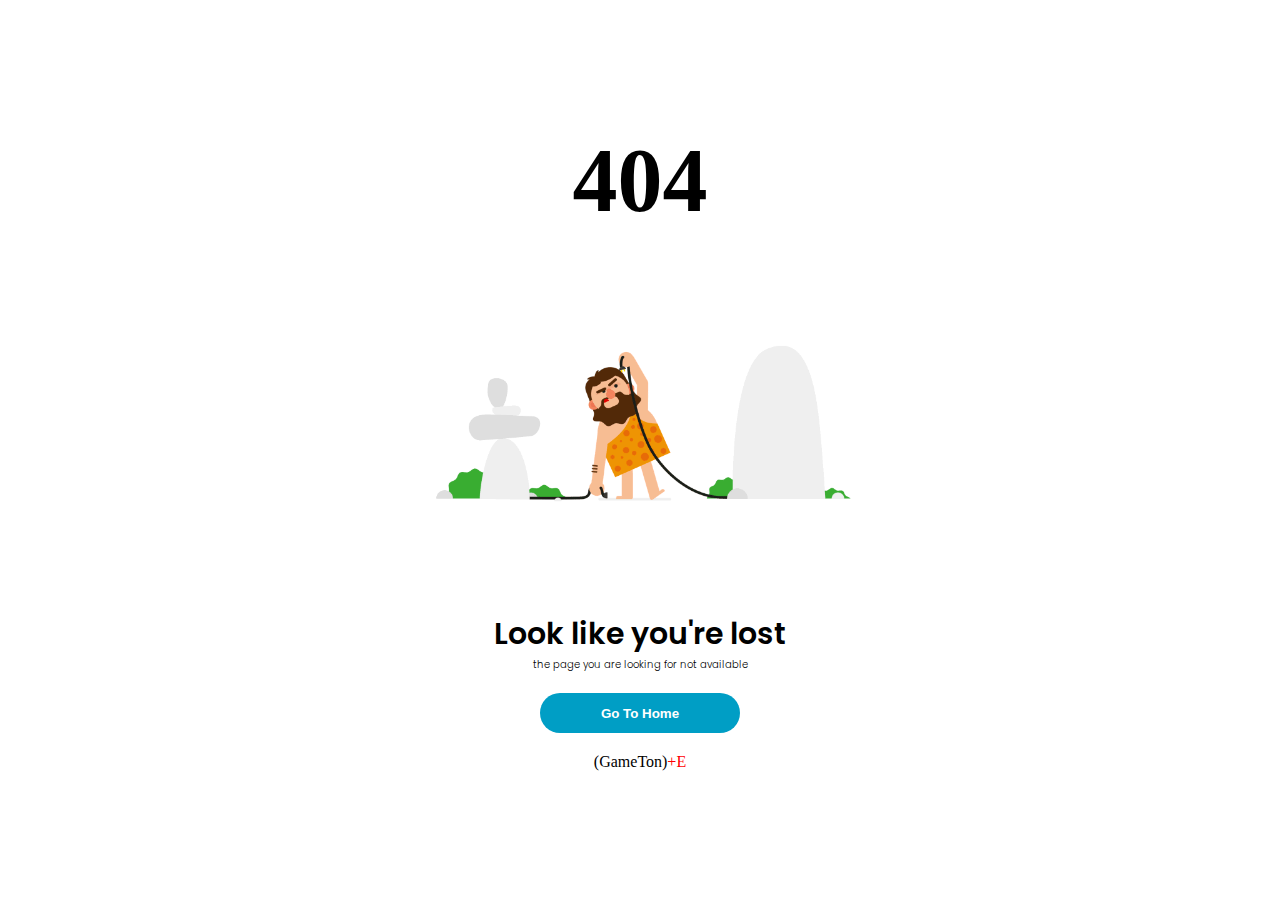
<file: 404error.html>
<!DOCTYPE html>
<html lang="en">

<head>
    <meta charset="UTF-8">
    <meta name="viewport" content="width=device-width, initial-scale=1.0">
    <link rel="stylesheet" href="./stylesheets/404error.css">
    <title>404 Error</title>
</head>

<body>
    <div class="content">
        <h1>404</h1>
        <img src="./gif/error.gif" alt="">
        <div class="text">
            <h2>Look like you're lost</h2>
            <p>the page you are looking for not available</p>
            <button href="#">Go To Home</button>
        </div>
        <p>(GameTon)<span style="color: red;">+E</span></p>
    </div>
</body>

</html>
</file>
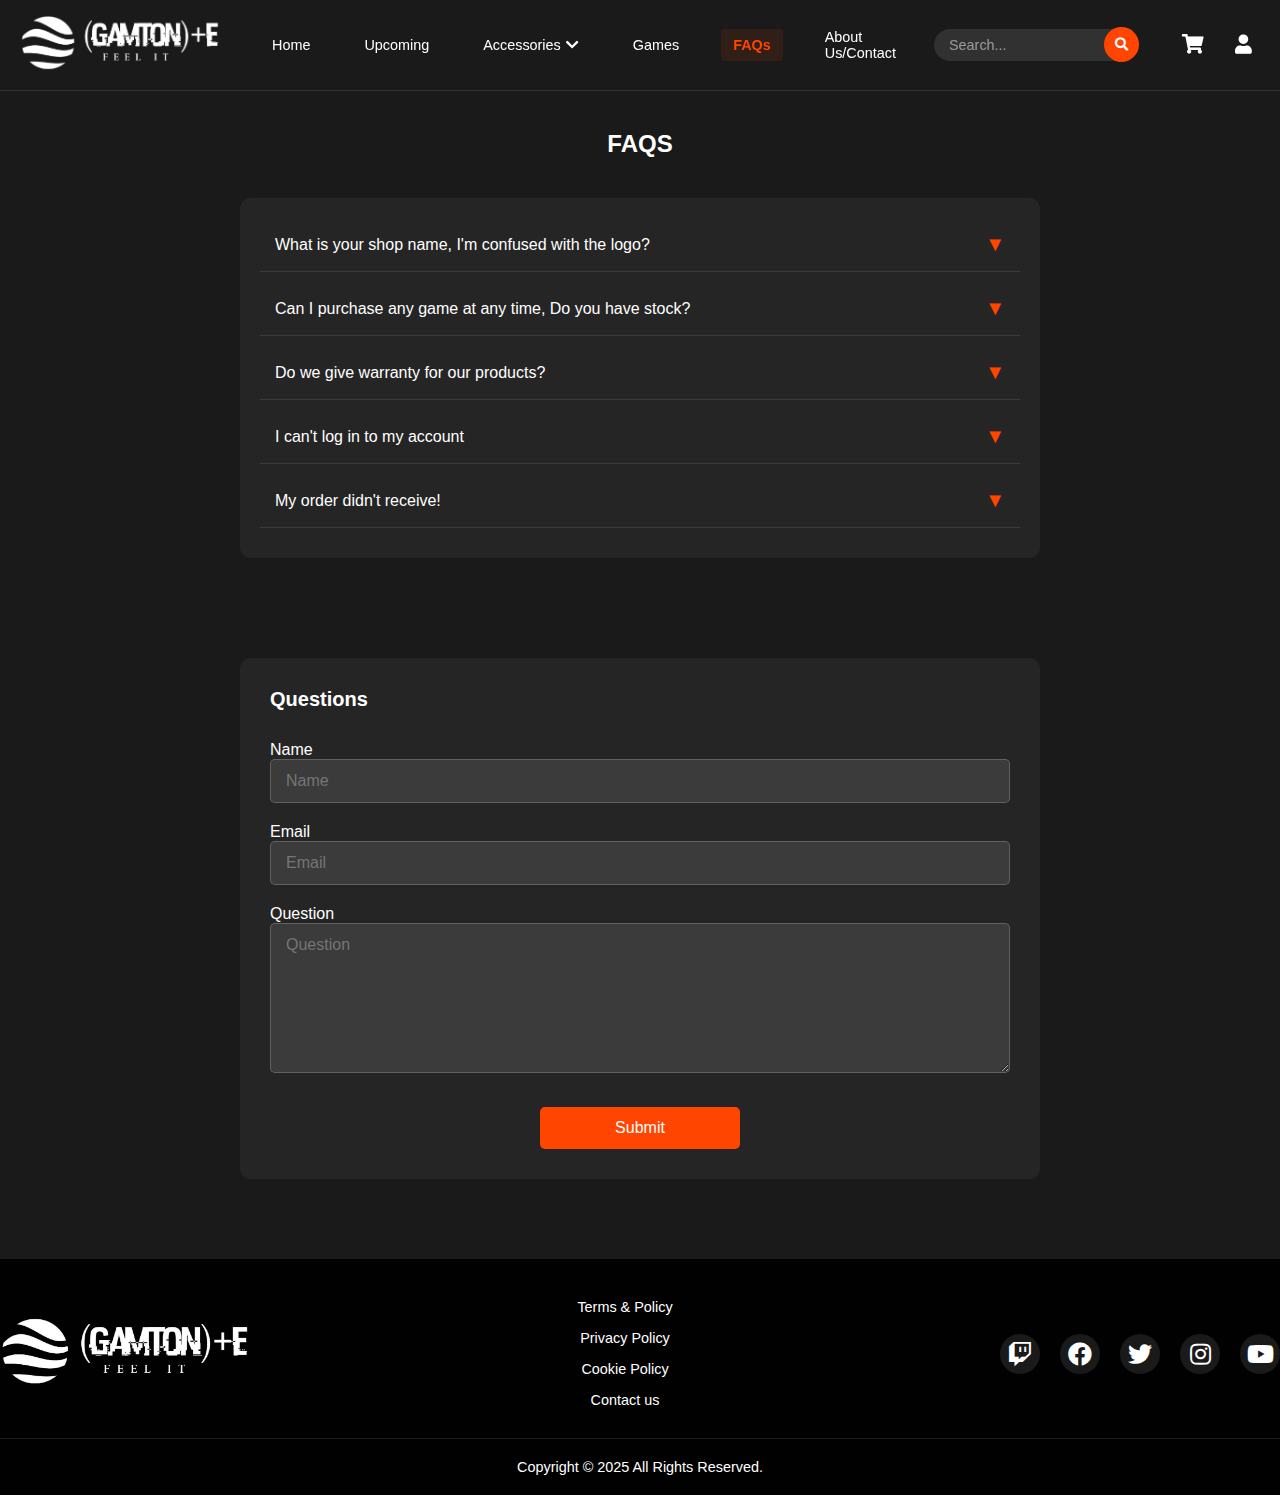
<file: f&q.html>
<!DOCTYPE html>
<html lang="en">
<head>
    <meta charset="UTF-8">
    <meta name="viewport" content="width=device-width, initial-scale=1.0">
    <title>Gaming Store</title>
    <link rel="stylesheet" href="./stylesheets/f&q.css">
    <link rel="stylesheet" href="./stylesheets/header.css">
    <link rel="stylesheet" href="./stylesheets/footer.css">
    <link rel="stylesheet" href="https://cdnjs.cloudflare.com/ajax/libs/font-awesome/5.15.4/css/all.min.css">
    <script src="./javascripts/navbar.js"></script>
    <link rel="manifest" href="site.manifest">
    <link rel="icon" type="image/png" href="./assest/favicon-96x96.png" sizes="96x96">
    <link rel="icon" type="image/svg+xml" href="./assest/favicon.svg">
    <link rel="shortcut icon" href="./assest/favicon.ico">
    <link rel="apple-touch-icon" sizes="180x180" href="./assest/apple-touch-icon.png">
</head>
<body>
    <header>
        <div class="header-main">
            <div class="header-container">
                <div class="logo">
                    <img src="./image/logo/logo.png" alt="GameTone, The logo of the website">
                </div>
    
                <nav class="main-nav">
                    <div class="nav-left">
                        <a href="index.html" class="nav-link">Home</a>
                        <a href="upcoming.html" class="nav-link">Upcoming</a>
                        <div class="dropdown">
                            <a class="nav-link">Accessories <i class="fas fa-chevron-down"></i></a>
                            <div class="dropdown-content">
                                <a href="consoles.html">Gaming Consoles</a>
                                <a href="periphals.html">Gaming Peripherals</a>
                            </div>
                        </div>
                        <a href="games.html" class="nav-link">Games</a>
                        <a href="f&q.html" class="nav-link active">FAQs</a>
                        <a href="about.html" class="nav-link">About Us/Contact</a>
                    </div>
    
                    <div class="search-container">
                        <input type="text" class="search-input" placeholder="Search..." aria-label="Search">
                            <button class="search-btn" aria-label="Search">
                                <i class="fas fa-search" aria-hidden="true"></i>
                            </button>
                    </div>
                </nav>

                <!-- Mobile search bar -->
                <div class="mobile-search-container">
                    <input type="text" class="search-input" placeholder="Search..." aria-label="Search">
                    <button class="search-btn" aria-label="Search">
                        <i class="fas fa-search"></i>
                    </button>

                </div>
    
                <div class="user-actions">
                    <button class="cart-btn" aria-label="View Cart">
                        <i class="fas fa-shopping-cart"></i>
                    </button>
                    <button class="user-btn" aria-label="User Profile">
                        <i class="fas fa-user"></i>
                    </button>
                </div>
    
                <button class="hamburger-btn" aria-label="Open Menu">
                    <i class="fas fa-bars"></i>
                </button>

            </div>
        </div>
    
        <!-- Mobile Navigation Menu -->
        <div class="mobile-nav">
            <button class="close-btn" aria-label="Close Menu">
                <i class="fas fa-times"></i>
            </button>

            
            <ul class="mobile-nav-list">
                <li><a href="index.html">Home</a></li>
                <li><a href="upcoming.html">Upcoming</a></li>
                <li><a href="games.html">Games</a></li>
                <li><a href="consoles.html">Consoles</a></li>
                <li><a href="periphals.html">Gaming peripherals</a></li>
                <li><a href="f&q.html">Q & A</a></li>
                <li><a href="about.html">About/Contact Us</a></li>
            </ul>

            <div class="mobile-nav-actions">
                <a href="404error.html" class="mobile-action-btn">
                    <i class="fas fa-shopping-cart"></i>
                    Shopping Cart
                </a>
                <a href="404error.html" class="mobile-action-btn">
                    <i class="fas fa-user"></i>
                    My Profile
                </a>
            </div>
        </div>
    </header>
    <main class="faq-page">
        <!-- FAQ Section -->
        <section class="faq-section">
            <div class="container">
                <h1>FAQS</h1>
                
                <div class="faq-container">
                    <div class="faq-item">
                        <div class="faq-question">
                            What is your shop name, I'm confused with the logo?
                            <span class="toggle-icon">▼</span>
                        </div>
                        <div class="faq-answer">
                            Answer: Our store logo is (GamTon)+E which means Game Tone. We created the name by combining a little bit of math.
                        </div>
                    </div>
        
                    <div class="faq-item">
                        <div class="faq-question">
                            Can I purchase any game at any time, Do you have stock?
                            <span class="toggle-icon">▼</span>
                        </div>
                        <div class="faq-answer">
                            Please let us know the titles of the games, and we'll check our inventory for you. You can also visit our website to see the current stock availability.
                        </div>
                    </div>
        
                    <div class="faq-item">
                        <div class="faq-question">
                            Do we give warranty for our products?
                            <span class="toggle-icon">▼</span>
                        </div>
                        <div class="faq-answer">
                            Why do you ask that question? Our products are 1000% better when compared to other products in the market. Therefore we kindly inform that we never give warranty for our products.
                        </div>
                    </div>
        
                    <div class="faq-item">
                        <div class="faq-question">
                            I can't log in to my account
                            <span class="toggle-icon">▼</span>
                        </div>
                        <div class="faq-answer">
                            Please contact our agent. You will be able to check out our branch. Go to the About Us page.
                        </div>
                    </div>
        
                    <div class="faq-item">
                        <div class="faq-question">
                            My order didn't receive!
                            <span class="toggle-icon">▼</span>
                        </div>
                        <div class="faq-answer">
                            Please contact our agent. You will be able to check out our branch. Go to the About Us page.
                        </div>
                    </div>
                </div>
            </div>
        </section>
        <!-- Contact Form-->
        <section class="contact-section">
            <div class="container">
                <div class="contact-form-container">
                    <h2>Questions</h2>
                    <form class="contact-form">
                        <div class="form-group">
                            <label for="name">Name</label>
                            <input type="text" id="name" name="name" placeholder="Name" required>
                        </div>
                        
                        <div class="form-group">
                            <label for="email">Email</label>
                            <input type="email" id="email" name="email" placeholder="Email" required>
                        </div>
                        
                        <div class="form-group">
                            <label for="question">Question</label>
                            <textarea id="question" name="question" placeholder="Question" required></textarea>
                        </div>
                        
                        <button type="submit" class="submit-btn" onclick="window.location.href='404error.html'; return false;">Submit</button>
                    </form>
                </div>
            </div>
        </section>
    </main>
    <footer>
        <div class="container">
            <div class="footer-content">
                <div class="footer-logo">
                    <img src="./image/logo/logo.png" alt="Gaming Logo">
                </div>
                <div class="footer-links">
                    <a href="404error.html">Terms & Policy</a>
                    <a href="404error.html">Privacy Policy</a>
                    <a href="404error.html">Cookie Policy</a>
                    <a href="404error.html">Contact us</a>
                </div>
                <div class="social-links">
                    <a href="404error.html" aria-label="Twitch">
                        <i class="fab fa-twitch"></i>
                    </a>
                    <a href="404error.html" aria-label="Facebook">
                        <i class="fab fa-facebook"></i>
                    </a>
                    <a href="404error.html" aria-label="Twitter">
                        <i class="fab fa-twitter"></i>
                    </a>
                    <a href="404error.html" aria-label="Instagram">
                        <i class="fab fa-instagram"></i>
                    </a>
                    <a href="404error.html" aria-label="YouTube">
                        <i class="fab fa-youtube"></i>
                    </a>
                  </div>
            </div>
            <div class="copyright">
                <p>Copyright © 2025 All Rights Reserved.</p>
            </div>
        </div>
    </footer>
    <script src="./javascripts/header.js"></script>
    <script src="./javascripts/f&q.js"></script>
</body>
</html>
</file>
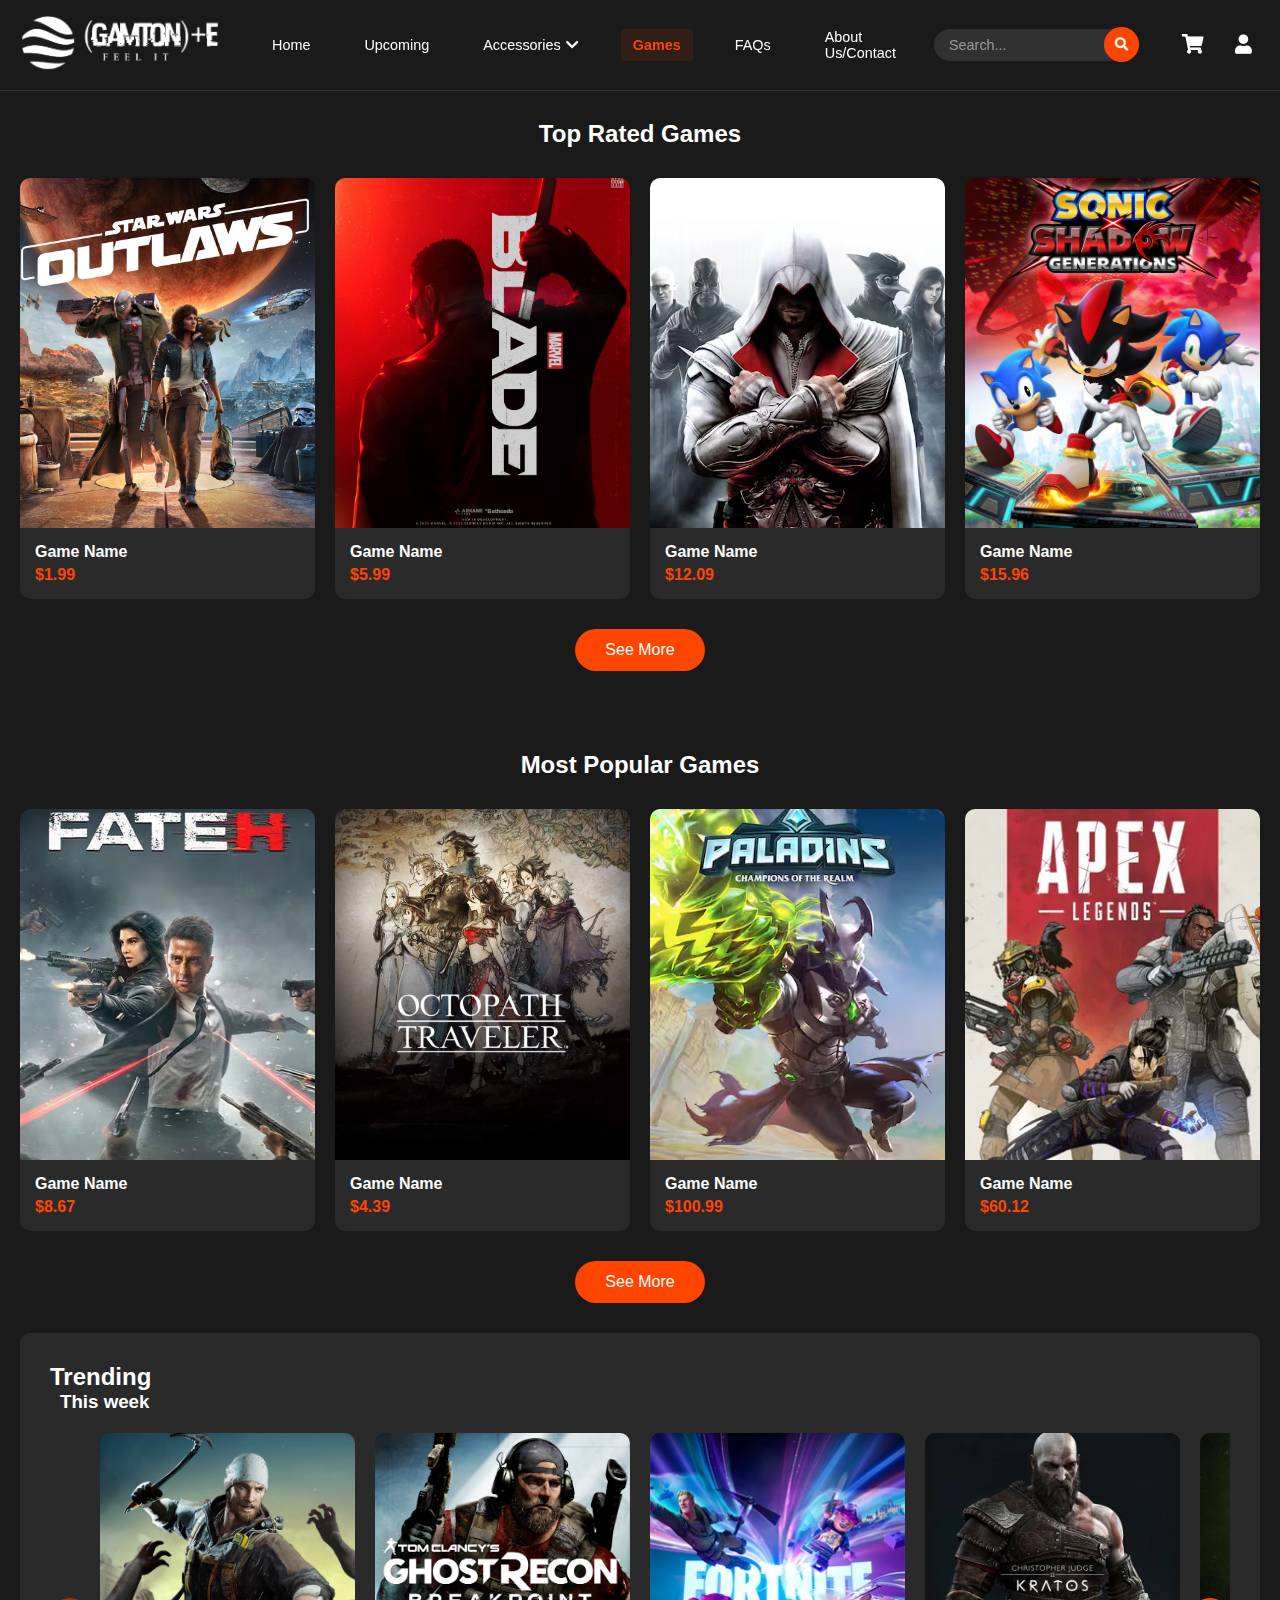
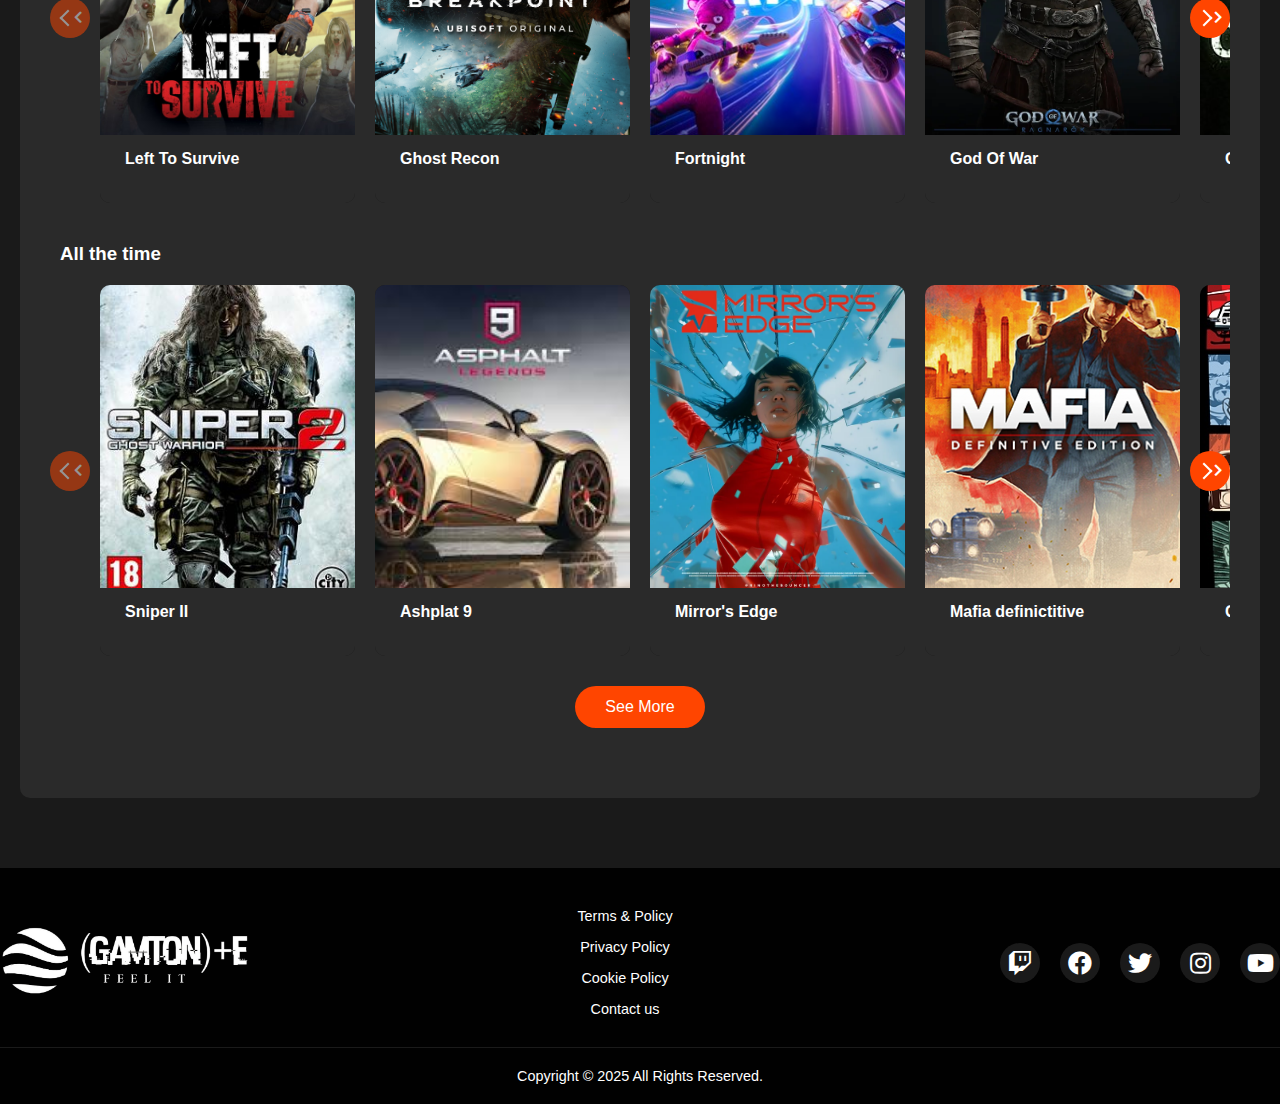
<file: games.html>
<!DOCTYPE html>
<html lang="en">
<head>
    <meta charset="UTF-8">
    <meta name="viewport" content="width=device-width, initial-scale=1.0">
    <title>Gaming Store</title>
    <link rel="stylesheet" href="./stylesheets/games.css">
    <link rel="stylesheet" href="./stylesheets/header.css">
    <link rel="stylesheet" href="./stylesheets/footer.css">
    <link rel="stylesheet" href="https://cdnjs.cloudflare.com/ajax/libs/font-awesome/5.15.4/css/all.min.css">
    <script src="./javascripts/navbar.js"></script>
    <script src="./javascripts/script.js"></script>
    <link rel="manifest" href="site.manifest">
    <link rel="icon" type="image/png" href="./assest/favicon-96x96.png" sizes="96x96">
    <link rel="icon" type="image/svg+xml" href="./assest/favicon.svg">
    <link rel="shortcut icon" href="./assest/favicon.ico">
    <link rel="apple-touch-icon" sizes="180x180" href="./assest/apple-touch-icon.png">
</head>
<body>
  <header>
    <div class="header-main">
        <div class="header-container">
            <div class="logo">
                <img src="./image/logo/logo.png" alt="GameTone, The logo of the website">
            </div>

            <nav class="main-nav">
                <div class="nav-left">
                    <a href="index.html" class="nav-link">Home</a>
                    <a href="upcoming.html" class="nav-link">Upcoming</a>
                    <div class="dropdown">
                        <a class="nav-link">Accessories <i class="fas fa-chevron-down"></i></a>
                        <div class="dropdown-content">
                            <a href="consoles.html">Gaming Consoles</a>
                            <a href="periphals.html">Gaming Peripherals</a>
                        </div>
                    </div>
                    <a href="games.html" class="nav-link active">Games</a>
                    <a href="f&q.html" class="nav-link">FAQs</a>
                    <a href="about.html" class="nav-link">About Us/Contact</a>
                </div>

                <div class="search-container">
                    <input type="text" class="search-input" placeholder="Search..." aria-label="Search">
                        <button class="search-btn" aria-label="Search">
                            <i class="fas fa-search" aria-hidden="true"></i>
                        </button>
                </div>
            </nav>

            <!-- Mobile search bar -->
            <div class="mobile-search-container">
                <input type="text" class="search-input" placeholder="Search..." aria-label="Search">
                <button class="search-btn" aria-label="Search">
                    <i class="fas fa-search"></i>
                </button>

            </div>

            <div class="user-actions">
                <button class="cart-btn" aria-label="View Cart">
                    <i class="fas fa-shopping-cart"></i>
                </button>
                <button class="user-btn" aria-label="User Profile">
                    <i class="fas fa-user"></i>
                </button>
            </div>

            <button class="hamburger-btn" aria-label="Open Menu">
                <i class="fas fa-bars"></i>
            </button>

        </div>
    </div>

    <!-- Mobile Navigation Menu -->
    <div class="mobile-nav">
        <button class="close-btn" aria-label="Close Menu">
            <i class="fas fa-times"></i>
        </button>

        
        <ul class="mobile-nav-list">
            <li><a href="index.html">Home</a></li>
            <li><a href="upcoming.html">Upcoming</a></li>
            <li><a href="games.html">Games</a></li>
            <li><a href="consoles.html">Consoles</a></li>
            <li><a href="periphals.html">Gaming peripherals</a></li>
            <li><a href="f&q.html">Q & A</a></li>
            <li><a href="about.html">About/Contact Us</a></li>
        </ul>

        <div class="mobile-nav-actions">
            <a href="404error.html" class="mobile-action-btn">
                <i class="fas fa-shopping-cart"></i>
                Shopping Cart
            </a>
            <a href="404error.html" class="mobile-action-btn">
                <i class="fas fa-user"></i>
                My Profile
            </a>
        </div>
    </div>
</header>
        <!-- Main part -->
<main class="main-content">
  <!-- Top Rated Games -->
  <section class="games-section">
      <h2>Top Rated Games</h2>
      <div class="games-grid">
          <div class="game-card">
              <div class="game-image">
                  <img src="./image/games/gameportrait.jpeg" alt="Game Cover">
                  <div class="game-overlay">
                    <div class="game-description">
                      <p><strong>Name:</strong> Out of Laws</p>
                      <p><strong>Size:</strong> 54GB</p>
                      <p><strong>release:</strong> 02/06/2019</p>
                      <p><strong>Platform:</strong> Windows, Xbox, Playstation</p>
                    </div>
                  </div>
              </div>
              <div class="game-info">
                  <h3>Game Name</h3>
                  <div class="price">$1.99</div>
              </div>
          </div>
          <div class="game-card">
              <div class="game-image">
                  <img src="./image/games/gameportrait1.jpeg" alt="Game Cover">
                  <div class="game-overlay">
                    <div class="game-description">
                      <p><strong>Name:</strong> Blade</p>
                      <p><strong>Size:</strong> 19GB</p>
                      <p><strong>release:</strong> 23/12/2010</p>
                      <p><strong>Platform:</strong> Xbox, Playstation</p>
                    </div>
                  </div>
              </div>
              <div class="game-info">
                  <h3>Game Name</h3>
                  <div class="price">$5.99</div>
              </div>
          </div>
          <div class="game-card">
              <div class="game-image">
                  <img src="./image/games/gameportrait2.jpeg" alt="Game Cover">
                  <div class="game-overlay">
                    <div class="game-description">
                      <p><strong>Name:</strong> Assisan Creed</p>
                      <p><strong>Size:</strong> 69GB</p>
                      <p><strong>release:</strong> 10/12/2012</p>
                      <p><strong>Platform:</strong> Windows, Xbox, Playstation</p>
                    </div>
                  </div>
              </div>
              <div class="game-info">
                  <h3>Game Name</h3>
                  <div class="price">$12.09</div>
              </div>
          </div>
          <div class="game-card">
              <div class="game-image">
                  <img src="./image/games/gameportrait3.jpeg" alt="Game Cover">
                  <div class="game-overlay">
                    <div class="game-description">
                      <p><strong>Name:</strong> Sonic Shadow</p>
                      <p><strong>Size:</strong> 7GB</p>
                      <p><strong>release:</strong> 02/10/2003</p>
                      <p><strong>Platform:</strong> Xbox, Playstation</p>
                    </div>
                  </div>
              </div>
              <div class="game-info">
                  <h3>Game Name</h3>
                  <div class="price">$15.96</div>
              </div>
          </div>
      </div>
      <button class="see-more" onclick="window.location.href='404error.html';">See More</button>
  </section>

  <!-- Most Popular Games  -->
  <section class="games-section">
      <h2>Most Popular Games</h2>
      <div class="games-grid">
          <div class="game-card">
              <div class="game-image">
                  <img src="./image/games/gameportrait4.webp" alt="Game Cover">
                  <div class="game-overlay">
                    <div class="game-description">
                      <p><strong>Name:</strong> Fateh</p>
                      <p><strong>Size:</strong> 9GB</p>
                      <p><strong>release:</strong> 20/07/2020</p>
                      <p><strong>Platform:</strong> Windows</p>
                    </div>
                  </div>
              </div>
              <div class="game-info">
                  <h3>Game Name</h3>
                  <div class="price">$8.67</div>
              </div>
          </div>
          <div class="game-card">
              <div class="game-image">
                  <img src="./image/games/gameportrait5.jpeg" alt="Game Cover">
                  <div class="game-overlay">
                    <div class="game-description">
                      <p><strong>Name:</strong> Octapath</p>
                      <p><strong>Size:</strong> 19GB</p>
                      <p><strong>release:</strong> 23/11/2000</p>
                      <p><strong>Platform:</strong> windows, Xbox, Playstation</p>
                    </div>
                  </div>
              </div>
              <div class="game-info">
                  <h3>Game Name</h3>
                  <div class="price">$4.39</div>
              </div>
          </div>
          <div class="game-card">
              <div class="game-image">
                  <img src="./image/games/gameportrait6.jpeg" alt="Game Cover">
                  <div class="game-overlay">
                    <div class="game-description">
                      <p><strong>Name:</strong> Paladings</p>
                      <p><strong>Size:</strong> 21GB</p>
                      <p><strong>release:</strong> 17/03/2015</p>
                      <p><strong>Platform:</strong> Windows, Playstation</p>
                    </div>
                  </div>
              </div>
              <div class="game-info">
                  <h3>Game Name</h3>
                  <div class="price">$100.99</div>
              </div>
          </div>
          <div class="game-card">
              <div class="game-image">
                  <img src="./image/games/gameportrait7.webp" alt="Game Cover">
                  <div class="game-overlay">
                    <div class="game-description">
                      <p><strong>Name:</strong> Apex Legenda</p>
                      <p><strong>Size:</strong> 14GB</p>
                      <p><strong>release:</strong> 09/12/2021</p>
                      <p><strong>Platform:</strong> Windows, Xbox, Mobile</p>
                    </div>
                  </div>
              </div>
              <div class="game-info">
                  <h3>Game Name</h3>
                  <div class="price">$60.12</div>
              </div>
          </div>
      </div>
      <button class="see-more" onclick="window.location.href='404error.html';">See More</button>
  </section>

<!-- Trending -->
<section>
<div class="trending-container">
  <h2>Trending</h2>
<!-- This Week -->
  <div class="trending-section">
    <h3>This week</h3>
    <div class="trending-wrapper">
      <button class="nav-arrow prev" aria-label="Previous week's games">
          <i class="fas fa-chevron-left"></i>
      </button>
      <div class="trending-grid" id="this-week">
        <div class="game-card">
          <div class="game-image">
            <img src="./image/games/gameportrait8.jpeg" alt="Game 1">
            <div class="game-overlay">
              <div class="game-description">
                <p><strong>Name:</strong> Left To Survive</p>
                <p><strong>Size:</strong> 10GB</p>
                <p><strong>Price:</strong> $25</p>
                <p><strong>Platform:</strong> Windows, Xbox, Playstation</p>
              </div>
            </div>
          </div>
          <div class="game-info">
            <h3>Left To Survive</h3>
          </div>
        </div>
        
        <div class="game-card">
          <div class="game-image">
            <img src="./image/games/gameportrait10.webp" alt="Game 2">
            <div class="game-overlay">
              <div class="game-description">
                <p><strong>Name:</strong> Ghost Recon</p>
                <p><strong>Size:</strong> 17GB</p>
                <p><strong>Price:</strong> $5</p>
                <p><strong>Platform:</strong>Xbox, Playstation</p>
              </div>
            </div>
          </div>
          <div class="game-info">
            <h3>Ghost Recon</h3>
          </div>
        </div>
        
        <div class="game-card">
          <div class="game-image">
            <img src="./image/games/gameportrait11.jpeg" alt="Game 3">
            <div class="game-overlay">
              <div class="game-description">
                <p><strong>Name:</strong> Fortnight</p>
                <p><strong>Size:</strong> 6GB</p>
                <p><strong>Price:</strong> $1.99</p>
                <p><strong>Platform:</strong> Windows</p>
              </div>
            </div>
          </div>
          <div class="game-info">
            <h3>Fortnight</h3>
          </div>
        </div>
        
        <div class="game-card">
          <div class="game-image">
            <img src="./image/games/gameportrait12.webp" alt="Game 4">
            <div class="game-overlay">
              <div class="game-description">
                <p><strong>Name:</strong> God of War</p>
                <p><strong>Size:</strong> 68GB</p>
                <p><strong>Price:</strong> $15</p>
                <p><strong>Platform:</strong> Windows, Xbox, Playstation</p>
              </div>
            </div>
          </div>
          <div class="game-info">
            <h3>God Of War</h3>
          </div>
        </div>

        <div class="game-card">
          <div class="game-image">
            <img src="./image/games/gameportrait13.jpg" alt="Game 5">
            <div class="game-overlay">
              <div class="game-description">
                <p><strong>Name:</strong> Out Last</p>
                <p><strong>Size:</strong> 17GB</p>
                <p><strong>Price:</strong> $5</p>
                <p><strong>Platform:</strong> Windows, Playstation</p>
              </div>
            </div>
          </div>
          <div class="game-info">
            <h3>Out Last</h3>
          </div>
        </div>

        <div class="game-card">
          <div class="game-image">
            <img src="./image/games/gameportrait14.webp" alt="Game 6">
            <div class="game-overlay">
              <div class="game-description">
                <p><strong>Name:</strong> Fifa 23</p>
                <p><strong>Size:</strong> 93GB</p>
                <p><strong>Price:</strong> $29.99</p>
                <p><strong>Platform:</strong> Xbox, Playstation</p>
              </div>
            </div>
          </div>
          <div class="game-info">
            <h3>FIFA</h3>
          </div>
        </div>

        <div class="game-card">
          <div class="game-image">
            <img src="./image/games/gameportrait15.jpg" alt="Game 7">
            <div class="game-overlay">
              <div class="game-description">
                <p><strong>Name:</strong> Ghost of Tsushima</p>
                <p><strong>Size:</strong> 72GB</p>
                <p><strong>Price:</strong> $9</p>
                <p><strong>Platform:</strong> Windows, Xbox, Playstation</p>
              </div>
            </div>
          </div>
          <div class="game-info">
            <h3>Ghost Of Tsushima</h3>
          </div>
        </div>

        <div class="game-card">
          <div class="game-image">
            <img src="./image/games/gameportrait16.png" alt="Game 8">
            <div class="game-overlay">
              <div class="game-description">
                <p><strong>Name:</strong> Call of Duty: Black Ops</p>
                <p><strong>Size:</strong> 10GB</p>
                <p><strong>Price:</strong> $0.99</p>
                <p><strong>Platform:</strong> Windows, Xbox, Playstation</p>
              </div>
            </div>
          </div>
          <div class="game-info">
            <h3>COD Black Oops I</h3>
          </div>
        </div>

        <div class="game-card">
          <div class="game-image">
            <img src="./image/games/gameportrait17.jpg" alt="Game 9">
            <div class="game-overlay">
              <div class="game-description">
                <p><strong>Name:</strong> Call of Duty: Black Ops 2</p>
                <p><strong>Size:</strong> 10GB</p>
                <p><strong>Price:</strong> $4.95</p>
                <p><strong>Platform:</strong> Windows, Xbox, Playstation</p>
              </div>
            </div>
          </div>
          <div class="game-info">
            <h3>COD Black Oops II</h3>
          </div>
        </div>

        <div class="game-card">
          <div class="game-image">
            <img src="./image/games/gameportrait18.jpg" alt="Game 10">
            <div class="game-overlay">
              <div class="game-description">
                <p><strong>Name:</strong> Genshin Impact</p>
                <p><strong>Size:</strong> 10GB</p>
                <p><strong>Price:</strong> $0.12</p>
                <p><strong>Platform:</strong> Windows, Xbox, Playstation</p>
              </div>
            </div>
          </div>
          <div class="game-info">
            <h3>Genshin Impact</h3>
          </div>
        </div>

      </div>
      <button class="nav-arrow next" aria-label="Next week's games"> 
          <i class="fas fa-chevron-right"></i>
      </button>
    </div>
  </div>

  <!-- All The Time -->
  <div class="trending-section">
    <h3>All the time</h3>
    <div class="trending-wrapper">
      <button class="nav-arrow prev" aria-label="Previous all-time games">
        <i class="fas fa-chevron-left"></i>
      </button>
      <div class="trending-grid" id="all-time">
        <div class="game-card">
          <div class="game-image">
            <img src="./image/games/gameportrait19.jpg" alt="Game 1">
            <div class="game-overlay">
              <div class="game-description">
                <p><strong>Name:</strong> Sniper Ghost Warrior</p>
                <p><strong>Size:</strong> 10GB</p>
                <p><strong>Price:</strong> $25</p>
                <p><strong>Platform:</strong> Windows, Xbox, Playstation</p>
              </div>
            </div>
          </div>
          <div class="game-info">
            <h3>Sniper II</h3>
          </div>
        </div>
        
        <div class="game-card">
          <div class="game-image">
            <img src="./image/games/gameportrait20.jpeg" alt="Game 2">
            <div class="game-overlay">
              <div class="game-description">
                <p><strong>Name:</strong> Asphalt 9: Legends</p>
                <p><strong>Size:</strong> 10GB</p>
                <p><strong>Price:</strong> $25</p>
                <p><strong>Platform:</strong> Mobile</p>
              </div>
            </div>
          </div>
          <div class="game-info">
            <h3>Ashplat 9</h3>
          </div>
        </div>
        
        <div class="game-card">
          <div class="game-image">
            <img src="./image/games/gameportrait21.webp" alt="Game 3">
            <div class="game-overlay">
              <div class="game-description">
                <p><strong>Name:</strong> Mirror's Edge</p>
                <p><strong>Size:</strong> 7GB</p>
                <p><strong>Price:</strong> $0.99</p>
                <p><strong>Platform:</strong> Windows, Xbox, Playstation</p>
              </div>
            </div>
          </div>
          <div class="game-info">
            <h3>Mirror's Edge</h3>
          </div>
        </div>

        <div class="game-card">
          <div class="game-image">
            <img src="./image/games/gameportrait22.jpg" alt="Game 4">
            <div class="game-overlay">
              <div class="game-description">
                <p><strong>Name:</strong> Mafia definictitive</p>
                <p><strong>Size:</strong> 43GB</p>
                <p><strong>Price:</strong> $8</p>
                <p><strong>Platform:</strong> Windows</p>
              </div>
            </div>
          </div>
          <div class="game-info">
            <h3>Mafia definictitive</h3>
          </div>
        </div>

        <div class="game-card">
          <div class="game-image">
            <img src="./image/games/gameportrait23.jpg" alt="Game 5">
            <div class="game-overlay">
              <div class="game-description">
                <p><strong>Name:</strong> GTA III</p>
                <p><strong>Size:</strong> 102GB</p>
                <p><strong>Price:</strong> $5</p>
                <p><strong>Platform:</strong> Windows, Playstation</p>
              </div>
            </div>
          </div>
          <div class="game-info">
            <h3>GTA III</h3>
          </div>
        </div>

        <div class="game-card">
          <div class="game-image">
            <img src="./image/games/gameportrait24.avif" alt="Game 6">
            <div class="game-overlay">
              <div class="game-description">
                <p><strong>Name:</strong> Pubg Lite</p>
                <p><strong>Size:</strong> 14GB</p>
                <p><strong>Price:</strong> $2</p>
                <p><strong>Platform:</strong> Windows</p>
              </div>
            </div>
          </div>
          <div class="game-info">
            <h3>Pubg Lite</h3>
          </div>
        </div>

        <div class="game-card">
          <div class="game-image">
            <img src="./image/games/gameportrait25.jpeg" alt="Game 7">
            <div class="game-overlay">
              <div class="game-description">
                <p><strong>Name:</strong> Pubg New State</p>
                <p><strong>Size:</strong> 11GB</p>
                <p><strong>Price:</strong> $2</p>
                <p><strong>Platform:</strong> Windows, Mobile</p>
              </div>
            </div>
          </div>
          <div class="game-info">
            <h3>Pubg New State</h3>
          </div>
        </div>

        <div class="game-card">
          <div class="game-image">
            <img src="./image/games/gameportrait26.webp" alt="Game 8">
            <div class="game-overlay">
              <div class="game-description">
                <p><strong>Name:</strong> Blood Strike</p>
                <p><strong>Size:</strong> 4GB</p>
                <p><strong>Price:</strong> Free</p>
                <p><strong>Platform:</strong> Windows, Mobile</p>
              </div>
            </div>
          </div>
          <div class="game-info">
            <h3>Blood Strike</h3>
          </div>
        </div>

        <div class="game-card">
          <div class="game-image">
            <img src="./image/games/gameportrait27.jpg" alt="Game 9">
            <div class="game-overlay">
              <div class="game-description">
                <p><strong>Name:</strong> COD MW III</p>
                <p><strong>Size:</strong> 10GB</p>
                <p><strong>Price:</strong> $12</p>
                <p><strong>Platform:</strong> Windows, Xbox, Playstation</p>
              </div>
            </div>
          </div>
          <div class="game-info">
            <h3>COD MW III</h3>
          </div>
        </div>

        <div class="game-card">
          <div class="game-image">
            <img src="./image/games/gameportrait1.jpeg" alt="Game 10">
            <div class="game-overlay">
              <div class="game-description">
                <p><strong>Name:</strong> Blade</p>
                <p><strong>Size:</strong> 3GB</p>
                <p><strong>Price:</strong> $1</p>
                <p><strong>Platform:</strong> Windows, Xbox, Playstation</p>
              </div>
            </div>
          </div>
          <div class="game-info">
            <h3>Blade</h3>
          </div>
        </div>
      </div>
      <button class="nav-arrow next" aria-label="Next all-time games">
        <i class="fas fa-chevron-right"></i>
      </button>
    </div>
    <button class="see-more" onclick="window.location.href='404error.html';">See More</button>
  </div>
</div>

</section>
</main>
<footer>
  <div class="container">
      <div class="footer-content">
          <div class="footer-logo">
              <img src="./image/logo/logo.png" alt="Gaming Logo">
          </div>
          <div class="footer-links">
              <a href="404error.html">Terms & Policy</a>
              <a href="404error.html">Privacy Policy</a>
              <a href="404error.html">Cookie Policy</a>
              <a href="404error.html">Contact us</a>
          </div>
          <div class="social-links">
            <a href="404error.html" aria-label="Twitch">
                <i class="fab fa-twitch"></i>
            </a>
            <a href="404error.html" aria-label="Facebook">
                <i class="fab fa-facebook"></i>
            </a>
            <a href="404error.html" aria-label="Twitter">
                <i class="fab fa-twitter"></i>
            </a>
            <a href="404error.html" aria-label="Instagram">
                <i class="fab fa-instagram"></i>
            </a>
            <a href="404error.html" aria-label="YouTube">
                <i class="fab fa-youtube"></i>
            </a>
          </div>
      </div>
      <div class="copyright">
          <p>Copyright © 2025 All Rights Reserved.</p>
      </div>
  </div>
</footer>
</body>
</html>
</file>
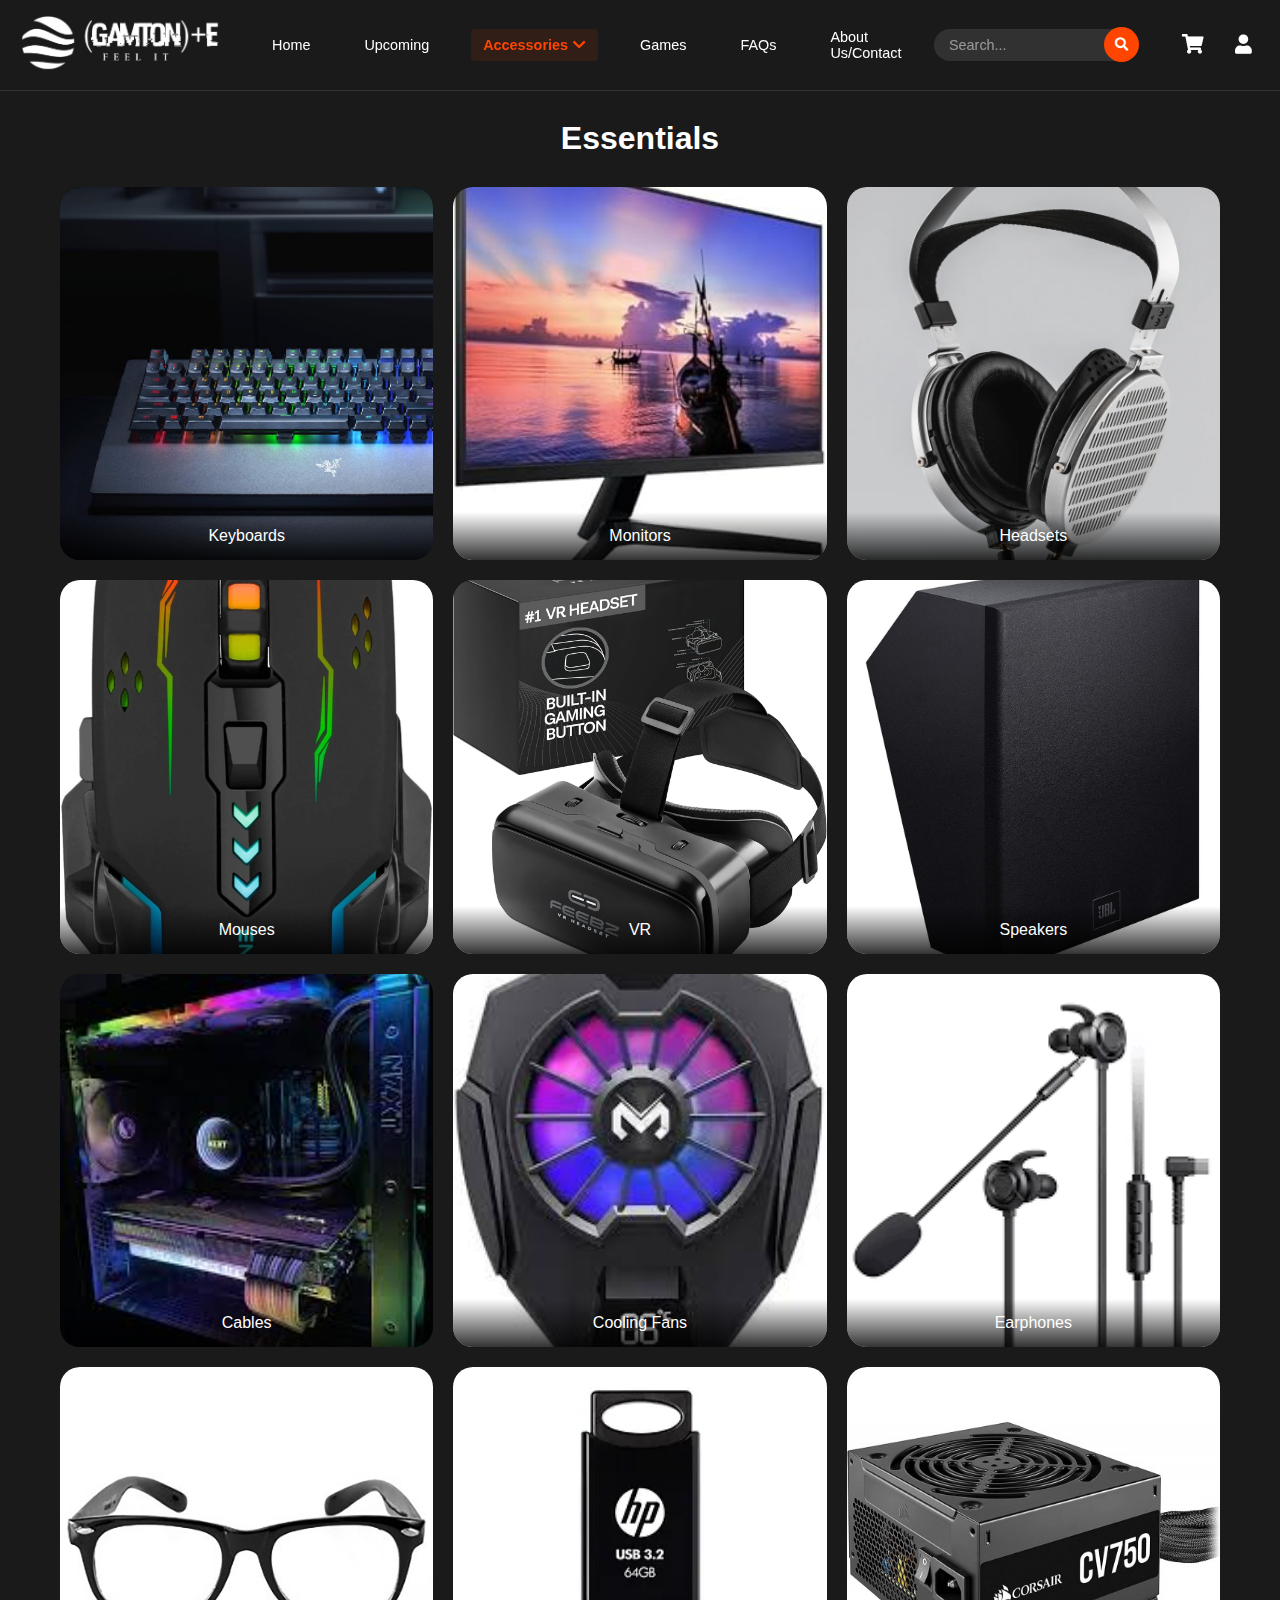
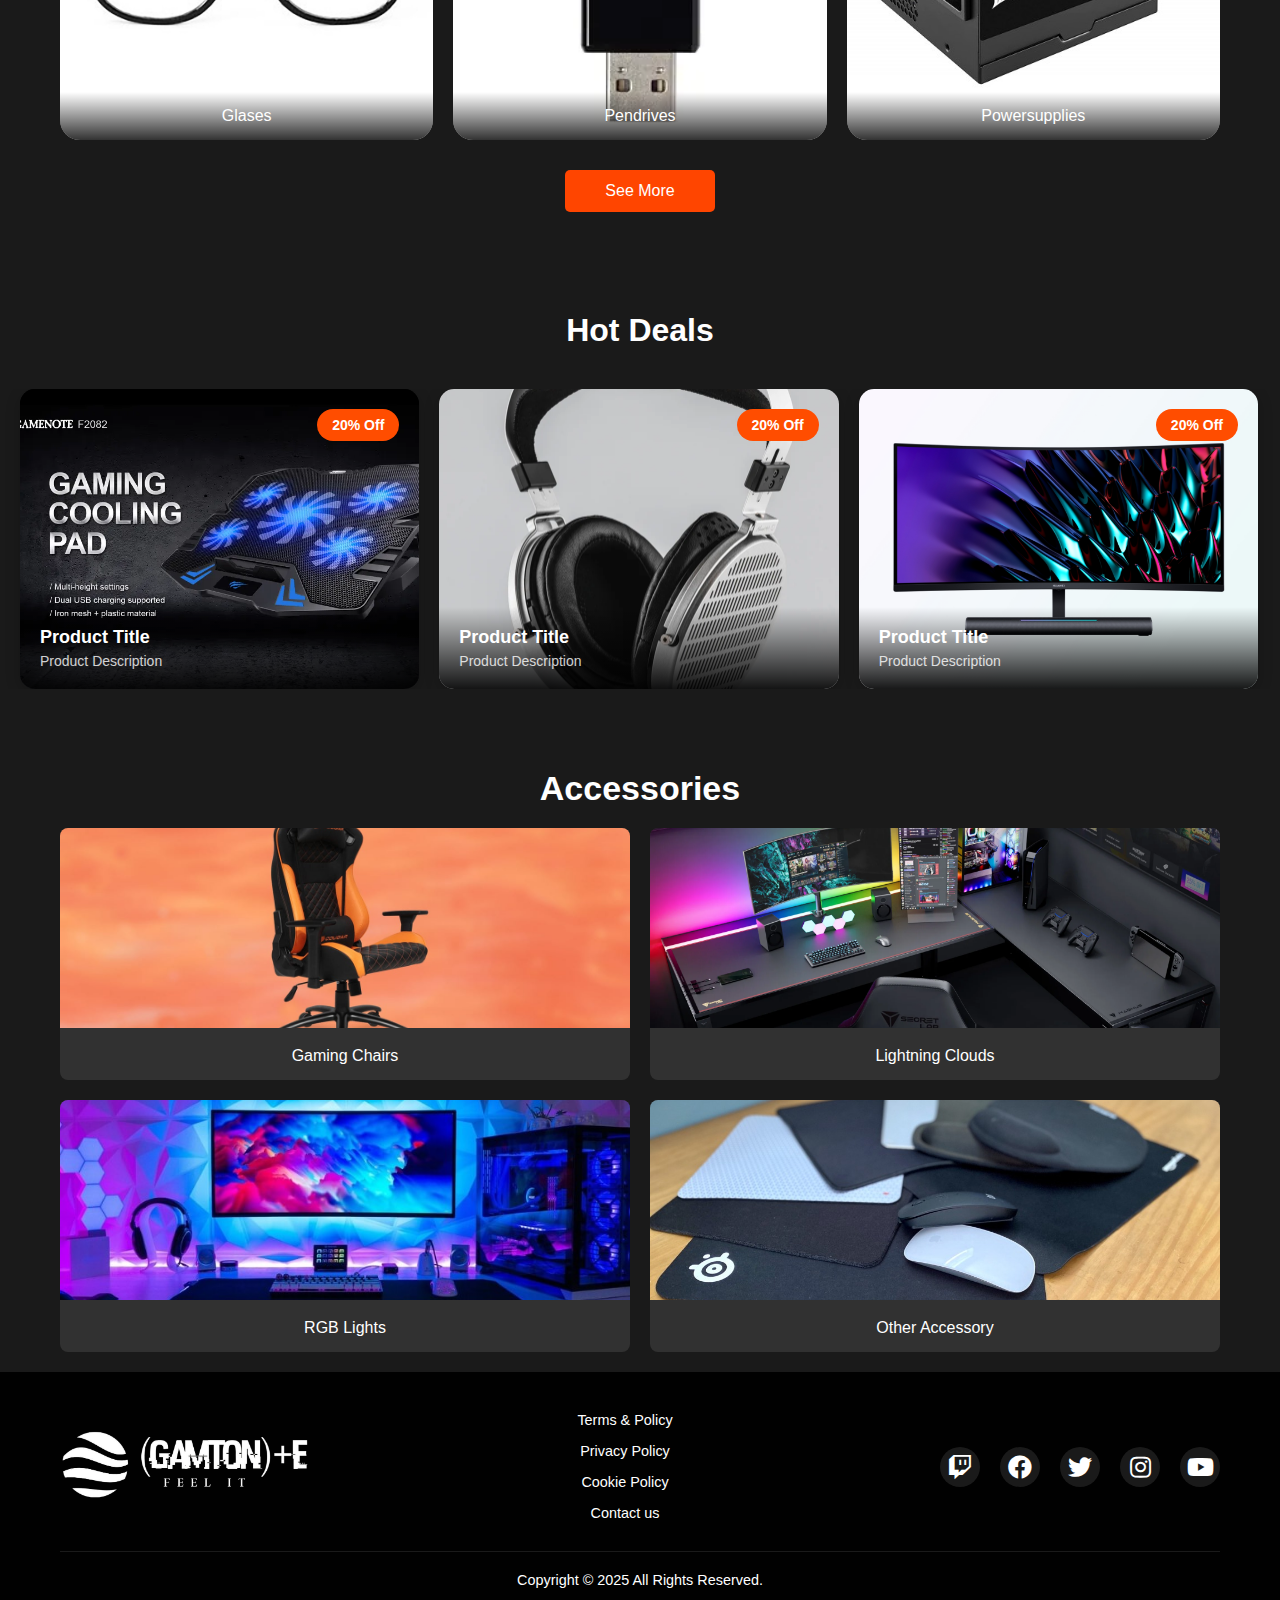
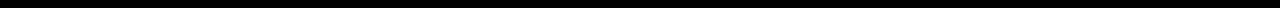
<file: periphals.html>
<!DOCTYPE html>
<html lang="en">
<head>
    <meta charset="UTF-8">
    <meta name="viewport" content="width=device-width, initial-scale=1.0">
    <title>Gaming Store</title>
    <link rel="stylesheet" href="./stylesheets/periphals.css">
    <link rel="stylesheet" href="./stylesheets/header.css">
    <link rel="stylesheet" href="./stylesheets/footer.css">
    <link rel="stylesheet" href="https://cdnjs.cloudflare.com/ajax/libs/font-awesome/5.15.4/css/all.min.css">
    <script src="./javascripts/navbar.js"></script>
    <link rel="manifest" href="site.manifest">
    <link rel="icon" type="image/png" href="./assest/favicon-96x96.png" sizes="96x96">
    <link rel="icon" type="image/svg+xml" href="./assest/favicon.svg">
    <link rel="shortcut icon" href="./assest/favicon.ico">
    <link rel="apple-touch-icon" sizes="180x180" href="./assest/apple-touch-icon.png">
</head>
<body>
    <header>
        <div class="header-main">
            <div class="header-container">
                <div class="logo">
                    <img src="./image/logo/logo.png" alt="GameTone, The logo of the website">
                </div>
    
                <nav class="main-nav">
                    <div class="nav-left">
                        <a href="index.html" class="nav-link">Home</a>
                        <a href="upcoming.html" class="nav-link">Upcoming</a>
                        <div class="dropdown">
                            <a class="nav-link active">Accessories <i class="fas fa-chevron-down"></i></a>
                            <div class="dropdown-content">
                                <a href="consoles.html">Gaming Consoles</a>
                                <a href="periphals.html">Gaming Peripherals</a>
                            </div>
                        </div>
                        <a href="games.html" class="nav-link">Games</a>
                        <a href="f&q.html" class="nav-link">FAQs</a>
                        <a href="about.html" class="nav-link">About Us/Contact</a>
                    </div>
    
                    <div class="search-container">
                        <input type="text" class="search-input" placeholder="Search..." aria-label="Search">
                            <button class="search-btn" aria-label="Search">
                                <i class="fas fa-search" aria-hidden="true"></i>
                            </button>
                    </div>
                </nav>

                <!-- Mobile search bar -->
                <div class="mobile-search-container">
                    <input type="text" class="search-input" placeholder="Search..." aria-label="Search">
                    <button class="search-btn" aria-label="Search">
                        <i class="fas fa-search"></i>
                    </button>

                </div>
    
                <div class="user-actions">
                    <button class="cart-btn" aria-label="View Cart">
                        <i class="fas fa-shopping-cart"></i>
                    </button>
                    <button class="user-btn" aria-label="User Profile">
                        <i class="fas fa-user"></i>
                    </button>
                </div>
    
                <button class="hamburger-btn" aria-label="Open Menu">
                    <i class="fas fa-bars"></i>
                </button>

            </div>
        </div>
    
        <!-- Mobile Navigation Menu -->
        <div class="mobile-nav">
            <button class="close-btn" aria-label="Close Menu">
                <i class="fas fa-times"></i>
            </button>

            
            <ul class="mobile-nav-list">
                <li><a href="index.html">Home</a></li>
                <li><a href="upcoming.html">Upcoming</a></li>
                <li><a href="games.html">Games</a></li>
                <li><a href="consoles.html">Consoles</a></li>
                <li><a href="periphals.html">Gaming peripherals</a></li>
                <li><a href="f&q.html">Q & A</a></li>
                <li><a href="about.html">About/Contact Us</a></li>
            </ul>

            <div class="mobile-nav-actions">
                <a href="404error.html" class="mobile-action-btn">
                    <i class="fas fa-shopping-cart"></i>
                    Shopping Cart
                </a>
                <a href="404error.html" class="mobile-action-btn">
                    <i class="fas fa-user"></i>
                    My Profile
                </a>
            </div>
        </div>
    </header>

    <main>
        <!-- Essential -->
        <section class="essentials">
            <div class="container">
                <h2>Essentials</h2>
                <div class="essential-items">
                    <div class="essential-item">
                        <img src="./image/periphals/keyboard.png" alt="Keyboards">
                        <p>Keyboards</p>
                    </div>
                    <div class="essential-item">
                        <img src="./image/periphals/monitor.jpg" alt="Monitors">
                        <p>Monitors</p>
                    </div>
                    <div class="essential-item">
                        <img src="./image/periphals/headset.png" alt="Headsets">
                        <p>Headsets</p>
                    </div>
                    <div class="essential-item">
                        <img src="./image/periphals/mouse.webp" alt="Mouses">
                        <p>Mouses</p>
                    </div>
                    <div class="essential-item">
                        <img src="./image/periphals/vrbox.jpg" alt="VR">
                        <p>VR</p>
                    </div>
                    <div class="essential-item">
                        <img src="./image/periphals/speakers.jpg" alt="Speakers">
                        <p>Speakers</p>
                    </div>
                    <div class="essential-item">
                        <img src="./image/periphals/cables.jpeg" alt="Cables">
                        <p>Cables</p>
                    </div>
                    <div class="essential-item">
                        <img src="./image/periphals/coolingfan.jpeg" alt="Cooling Fans">
                        <p>Cooling Fans</p>
                    </div>
                    <div class="essential-item">
                        <img src="./image/periphals/earphone.png" alt="Earphones">
                        <p>Earphones</p>
                    </div>
                    <div class="essential-item">
                        <img src="./image/periphals/glases.jpg" alt="Glases">
                        <p>Glases</p>
                    </div>
                    <div class="essential-item">
                        <img src="./image/periphals/pendrives.webp" alt="Pendrives">
                        <p>Pendrives</p>
                    </div>
                    <div class="essential-item">
                        <img src="./image/periphals/powersupply.jpg" alt="Powersupply">
                        <p>Powersupplies</p>
                    </div>
                </div>
                <button class="see-more-btn" onclick="location.href='404error.html';">See More</button>
            </div>
        </section>
        

        <section class="hot-deals">
            <h2>Hot Deals</h2>
            <div class="deals-slider">
              <div class="deals-wrapper">
                
                <div class="deal-card">
                    <div class="deal-content">
                      <img src="./image/periphals/coolingpad.webp" alt="Product">
                      <span class="discount-badge">20% Off</span>
                      <div class="deal-info">
                        <h3>Product Title</h3>
                        <p>Product Description</p>
                      </div>
                    </div>
                  </div>

                <div class="deal-card">
                  <div class="deal-content">
                    <img src="./image/periphals/headset.png" alt="Product">
                    <span class="discount-badge">20% Off</span>
                    <div class="deal-info">
                      <h3>Product Title</h3>
                      <p>Product Description</p>
                    </div>
                  </div>
                </div>
                
                <div class="deal-card">
                    <div class="deal-content">
                      <img src="./image/periphals/monitor1.jpg" alt="Product">
                      <span class="discount-badge">20% Off</span>
                      <div class="deal-info">
                        <h3>Product Title</h3>
                        <p>Product Description</p>
                      </div>
                    </div>
                  </div>
                </div>
            </div>
          </section>

        <!--accoceries-->
    
        <section class="gaming-decorations">
            <div class="container">
                <h2>Accessories</h2>
                <div class="gaming-decorations-grid">
                    <div class="gaming-item">
                        <a href="404error.html">
                            <img src="./image/periphals/chair.jpg" alt="Gaming Chairs">
                            <p>Gaming Chairs</p>
                        </a>
                    </div>
                    <div class="gaming-item">
                        <a href="404error.html">
                            <img src="./image/periphals/desk.webp" alt="Gaming Desks">
                            <p>Lightning Clouds</p>
                        </a>
                    </div>
                    <div class="gaming-item">
                        <a href="404error.html">
                            <img src="./image/periphals/rgbsetup.jpg" alt="RGB">
                            <p>RGB Lights</p>
                        </a>
                    </div>
                    <div class="gaming-item">
                        <a href="404error.html">
                            <img src="./image/periphals/mousepad.png" alt="Other Accessory">
                            <p>Other Accessory</p>
                        </a>
                    </div>
                </div>
            </div>
        </section>
</main>


<footer>
    <div class="container">
        <div class="footer-content">
            <div class="footer-logo">
                <img src="./image/logo/logo.png" alt="Gaming Logo">
            </div>
            <div class="footer-links">
                <a href="404error.html">Terms & Policy</a>
                <a href="404error.html">Privacy Policy</a>
                <a href="404error.html">Cookie Policy</a>
                <a href="404error.html">Contact us</a>
            </div>
            <div class="social-links">
                <a href="404error.html" aria-label="Twitch">
                    <i class="fab fa-twitch"></i>
                </a>
                <a href="404error.html" aria-label="Facebook">
                    <i class="fab fa-facebook"></i>
                </a>
                <a href="404error.html" aria-label="Twitter">
                    <i class="fab fa-twitter"></i>
                </a>
                <a href="404error.html" aria-label="Instagram">
                    <i class="fab fa-instagram"></i>
                </a>
                <a href="404error.html" aria-label="YouTube">
                    <i class="fab fa-youtube"></i>
                </a>
            </div>
        </div>
        <div class="copyright">
            <p>Copyright © 2025 All Rights Reserved.</p>
        </div>
    </div>
</footer>
</body>
</html>
</file>
<file: stylesheets/404error.css>
@import url(https://fonts.googleapis.com/css?family=Poppins:100,100italic,200,200italic,300,300italic,regular,italic,500,500italic,600,600italic,700,700italic,800,800italic,900,900italic);

* {
  margin: 0;
  padding: 0;
  box-sizing: border-box;
}
body {
  display: flex;
  align-items: center;
  justify-content: center;
  min-height: 100vh;
  text-align: center;
}
h1 {
  font-size: 90px;
}
img {
  width: 500px;
}
.text {
  font-family: "Poppins", sans-serif;
}
.text h2 {
  font-weight: 600;
  font-size: 30px;
}
.text p {
  font-size: 10px;
  font-weight: 300;
}

button {
  background: #009ec5;
  width: 200px;
  height: 40px;
  margin: 20px;
  border-radius: 20px;
  color: #fff;
  border: none;
  font-weight: 600;
}
</file>
<file: stylesheets/f&q.css>
:root {
    --primary-color: #ff4500;
    --background-dark: #1a1a1a;
    --text-color: #ffffff;
    --card-background: rgba(255, 255, 255, 0.1);
}

* {
  margin: 0;
  padding: 0;
  box-sizing: border-box;
  font-family: Arial, sans-serif;
}

body {
  background-color: var(--background-dark);
  color: var(--text-color);
}

/*f&q */
 
.faq-page {
    min-height: calc(100vh - 200px);
    padding: 40px 0;
    background-color: var(--background-dark);
}



/* FAQ Section  */
.faq-section {
    margin-bottom: 60px;
    margin-top: 90px;
}

.faq-section h1 {
    text-align: center;
    color: var(--text-color);
    margin-bottom: 40px;
    font-size: 24px;
}

.faq-container {
    max-width: 800px;
    margin: 0 auto;
    background: rgba(255, 255, 255, 0.05);
    border-radius: 10px;
    padding: 20px;
}

.faq-item {
    margin-bottom: 10px;
    border-bottom: 1px solid rgba(255, 255, 255, 0.1);
}

.faq-question {
    padding: 15px;
    color: var(--text-color);
    display: flex;
    justify-content: space-between;
    align-items: center;
    cursor: pointer;
    font-size: 16px;
}

.toggle-icon {
    font-size: 20px;
    color: var(--primary-color);
    transition: transform 0.3s ease;
}

.faq-item.active .toggle-icon {
    transform: rotate(180deg);
}

.faq-answer {
    padding: 0 15px 15px;
    color: rgba(255, 255, 255, 0.7);
    display: none;
    line-height: 1.6;
}

.faq-item.active .faq-answer {
    display: block;
}

/* Contact Form  */
.contact-section {
    padding: 40px 0;
}

.contact-form-container {
    max-width: 800px;
    margin: 0 auto;
    background: rgba(255, 255, 255, 0.05);
    border-radius: 10px;
    padding: 30px;
}

.contact-form-container h2 {
    color: var(--text-color);
    margin-bottom: 30px;
    font-size: 20px;
}

.form-group {
    margin-bottom: 20px;
}

.form-group input,
.form-group textarea {
    width: 100%;
    padding: 12px 15px;
    background: rgba(255, 255, 255, 0.1);
    border: 1px solid rgba(255, 255, 255, 0.2);
    border-radius: 5px;
    color: var(--text-color);
    font-size: 16px;
}

.form-group textarea {
    min-height: 150px;
    resize: vertical;
}

.submit-btn {
    display: block;
    width: 200px;
    margin: 30px auto 0;
    padding: 12px;
    background: var(--primary-color);
    border: none;
    border-radius: 5px;
    color: var(--text-color);
    font-size: 16px;
    cursor: pointer;
    transition: background-color 0.3s ease;
}

.submit-btn:hover {
    background: rgba(255, 255, 255, 0.2);
}

/* mobile */
@media (max-width: 768px) {
    .container {
        padding: 0 20px;
    }
    
    .contact-form-container {
        padding: 20px;
    }
    
    .submit-btn {
        width: 100%;
    }
}
</file>
<file: stylesheets/header.css>
.header-main {
    background-color: rgba(26, 26, 26, 0.95);
    padding: 15px 0;
    border-bottom: 1px solid rgba(255, 255, 255, 0.1);
    position: fixed;
    width: 100%;
    top: 0;
    z-index: 1000;
    transition: transform 0.3s ease;
}

.header-main.nav-hidden {
    transform: translateY(-100%);
}

.header-container {
    max-width: 1400px;
    margin: 0 auto;
    padding: 0 20px;
    display: flex;
    align-items: center;
    gap: 40px;
}

.logo {
    width: 200px;
}

.logo img {
    width: 100%;
    height: auto;
}

.main-nav {
    flex: 1;
    display: flex;
    justify-content: space-between;
    align-items: center;
}

.nav-left {
    display: flex;
    align-items: center;
    gap: 30px;
}

.nav-link {
    color: var(--text-color);
    text-decoration: none;
    font-size: 0.9rem;
    padding: 8px 12px;
    border-radius: 4px;
    transition: all 0.3s ease;
    display: flex;
    align-items: center;
    gap: 5px;
}

.nav-link:hover {
    color: var(--primary-color);
}

.nav-link.active {
    color: var(--primary-color);
    background: rgba(255, 69, 0, 0.1);
    font-weight: bold;
}

.dropdown {
    position: relative;
    display: flex;
    align-items: center;
}

.dropdown-content {
    display: none;
    position: absolute;
    top: 100%;
    left: 0;
    background-color: var(--background-dark);
    min-width: 200px;
    border-radius: 4px;
    box-shadow: 0 8px 16px rgba(0,0,0,0.2);
}

.dropdown:hover .dropdown-content {
    display: block;
}

.dropdown-content a {
    padding: 12px 16px;
    color: var(--text-color);
    text-decoration: none;
    display: block;
    transition: all 0.3s ease;
}

.dropdown-content a:hover {
    color: var(--primary-color);
    background: rgba(255, 255, 255, 0.1);
}

/* Search container */
.search-container, .mobile-search-container {
    display: flex;
    align-items: center;
    position: relative;
}

.search-input {
    background: rgba(255, 255, 255, 0.1);
    border: none;
    border-radius: 20px;
    padding: 8px 40px 8px 15px;
    color: var(--text-color);
    width: 200px;
    font-size: 0.9rem;
}

.search-input::placeholder {
    color: rgba(255, 255, 255, 0.5);
}

.search-input:focus {
    outline: none;
    background: rgba(255, 255, 255, 0.15);
}

.search-btn {
    background: var(--primary-color);
    border: none;
    color: var(--text-color);
    width: 35px;
    height: 35px;
    border-radius: 50%;
    display: flex;
    align-items: center;
    justify-content: center;
    cursor: pointer;
    position: absolute;
    right: -5px;
}

.user-actions {
    display: flex;
    gap: 15px;
}

.cart-btn, .user-btn {
    background: transparent;
    border: none;
    color: var(--text-color);
    font-size: 1.2rem;
    cursor: pointer;
    padding: 8px;
    transition: all 0.3s ease;
}

.cart-btn:hover, .user-btn:hover {
    color: var(--primary-color);
}

/* Mobile navigation  */
.hamburger-btn {
    display: none;
    background: transparent;
    border: none;
    color: var(--text-color);
    font-size: 1.5rem;
    cursor: pointer;
    padding: 8px;
}

.mobile-search-container {
    display: none;
}

.mobile-nav {
    position: fixed;
    top: 0;
    right: -100%;
    height: 100vh;
    width: 100%;
    background-color: var(--background-dark);
    transition: right 0.3s ease;
    z-index: 1500;
    overflow-y: auto;
    display: flex;
    flex-direction: column;
}

.mobile-nav.active {
    right: 0;
}

.close-btn {
    position: absolute;
    top: 15px;
    right: 15px;
    background: transparent;
    border: none;
    color: var(--text-color);
    font-size: 1.5rem;
    cursor: pointer;
    padding: 8px;
    z-index: 2;
}

.mobile-nav-list {
    list-style: none;
    padding: 30px 30px 20px;
}

.mobile-nav-list li {
    margin-bottom: 20px;
}

.mobile-nav-list li a {
    color: var(--text-color);
    text-decoration: none;
    font-size: 1.1rem;
    display: block;
    padding: 12px 0;
    border-bottom: 1px solid rgba(255, 255, 255, 0.1);
}

.mobile-nav-actions {
    padding: 20px 30px;
    margin-top: auto;
}

.mobile-action-btn {
    display: flex;
    align-items: center;
    gap: 10px;
    color: var(--text-color);
    text-decoration: none;
    padding: 12px;
    margin-bottom: 10px;
    background: rgba(255, 255, 255, 0.1);
    border-radius: 4px;
    font-size: 1rem;
}

.mobile-action-btn i {
    font-size: 1.2rem;
}

/* Mobile responsive  */
@media (max-width: 768px) {
    .main-nav {
        display: none;
    }
    
    .hamburger-btn {
        display: block;
    }
    
    .header-container {
        justify-content: space-between;
        padding: 0 15px;
        gap: 15px;
    }
    
    .logo {
        width: 150px;
    }

    .mobile-search-container {
        display: flex;
        flex: 1;
        max-width: 200px;
    }

    .mobile-search-container .search-input {
        width: 100%;
    }

    .user-actions {
        display: none;
    }
}
</file>
<file: stylesheets/footer.css>
/* Footer */
footer {
    background-color: rgba(0, 0, 0, 0.95);
    width: 100%;
    padding: 40px 0 20px;
    color: var(--text-color);
  }
  
  .footer-container {
    max-width: 1400px;
    margin: 0 auto;
    padding: 0 20px;
  }
  
  .footer-content {
    display: grid;
    grid-template-columns: auto 1fr auto;
    align-items: center;
    gap: 60px;
    margin-bottom: 30px;
  }
  
  .footer-logo {
    width: 250px;
  }
  
  .footer-logo img {
    width: 100%;
    height: auto;
  }
  
  .footer-links {
    display: flex;
    flex-direction: column;
    align-items: center;
    gap: 15px;
  }
  
  .footer-links a {
    color: var(--text-color);
    text-decoration: none;
    font-size: 0.9rem;
    transition: color 0.3s ease;
  }
  
  .footer-links a:hover {
    color: var(--primary-color);
  }
  
  .social-links {
    display: flex;
    gap: 20px;
    align-items: center;
  }
  
  .social-links a {
    color: var(--text-color);
    text-decoration: none;
    font-size: 1.5rem;
    transition: color 0.3s ease;
    display: flex;
    align-items: center;
    justify-content: center;
    width: 40px;
    height: 40px;
    border-radius: 50%;
    background: rgba(255, 255, 255, 0.1);
  }
  
  .social-links a:hover {
    color: var(--primary-color);
    background: rgba(255, 255, 255, 0.2);
  }
  
  .copyright {
    text-align: center;
    padding-top: 20px;
    margin-top: 20px;
    border-top: 1px solid rgba(255, 255, 255, 0.1);
    font-size: 0.9rem;
  }
  
  @media (max-width: 768px) {
    .footer-content {
        grid-template-columns: 1fr;
        text-align: center;
        gap: 30px;
    }
    
    .footer-logo {
        margin: 0 auto;
    }
    
    .social-links {
        justify-content: center;
    }
  }
</file>
<file: stylesheets/games.css>
:root {
  --primary-color: #ff4500;
  --background-dark: #1a1a1a;
  --text-color: #ffffff;
  --card-background: rgba(255, 255, 255, 0.1);
}

* {
  margin: 0;
  padding: 0;
  box-sizing: border-box;
  font-family: Arial, sans-serif;
}

body {
  background-color: var(--background-dark);
  color: var(--text-color);
}

/* Hover Effects */
.top-nav a:hover,
.platform-nav a:hover,
.footer-links a:hover {
    color: var(--primary-color);
}


/* Main Content  */
.main-content {
  padding: 80px 20px 40px 20px; 
  max-width: 1400px;
  margin: 80px auto 0 auto;
  background-color: #1a1a1a;
}

.games-section h2,
.trending-section h2 {
  color: #ffffff;
  font-size: 24px;
  margin: 80px 0 30px 0;
  text-align: center;
}

/* Games Grid Lay */
.games-grid {
    display: grid;
    grid-template-columns: repeat(4, 1fr);
    gap: 20px;
    margin-bottom: 30px;
}

/* Game Card  */
.game-card {
    background: #2a2a2a;
    border-radius: 10px;
    overflow: hidden;
    transition: transform 0.3s ease;
}
.game-card:hover {
    transform: translateY(-5px);
}
.game-image {
    width: 100%;
    height: 0;
    padding-bottom: 62.5%; /* 16:10 aspect ratio */
    position: relative;
    overflow: hidden;
}
.game-overlay {
    position: absolute;
    top: 0;
    left: 0;
    width: 100%;
    height: 100%;
    background-color: rgba(255, 0, 0, 0.3);
    opacity: 0;
    transition: opacity 0.3s ease;
    display: flex;
    align-items: center;
    justify-content: center;
    padding: 20px;
    box-sizing: border-box;
}

.game-description {
    color: white;
    font-size: 14px;
    text-align: center;
    opacity: 0;
    transform: translateY(20px);
    transition: all 0.3s ease;
    text-shadow: 1px 1px 2px rgba(0, 0, 0, 0.8);
}

/* Hover effects */
.game-card:hover .game-overlay {
    opacity: 1;
}

.game-card:hover .game-description {
    opacity: 1;
    transform: translateY(0);
}

/* card lift effect */
.game-card:hover {
    transform: translateY(-5px);
    box-shadow: 0 5px 15px rgba(0, 0, 0, 0.3);
}

/* Game Info */
.game-info {
    padding: 15px;
    background: #2a2a2a;
}

.game-info h3 {
    color: #ffffff;
    font-size: 16px;
    margin-bottom: 5px;
}

.price {
    color: #ff4500;
    font-weight: bold;
}


/* Main Content, trending section Styles */
.main-content {
    padding: 40px 20px;
    max-width: 1400px;
    margin: 0 auto;
    background-color: #1a1a1a;
  }
  
  /* Section Headers */
  .games-section h2,
  .trending-section h2 {
    color: #ffffff;
    font-size: 24px;
    margin-bottom: 30px;
    text-align: center;
  }


  /* Games Grid  */
  .games-grid {
    display: grid;
    grid-template-columns: repeat(4, 1fr);
    gap: 20px;
    margin-bottom: 30px;
  }
  /* Game Card */
  .game-card {
    background: #2a2a2a;
    border-radius: 10px;
    overflow: hidden;
    transition: transform 0.3s ease;
  }
  .game-card:hover {
    transform: translateY(-5px);
  }
  
  /* Game Image Container */
  .game-image {
    width: 100%;
    height: 0;
    padding-bottom: 62.5%; 
    position: relative;
    overflow: hidden;
  }
  .game-overlay {
    position: absolute;
    top: 0;
    left: 0;
    width: 100%;
    height: 100%;
    background-color: rgba(67, 5, 5, 0.882); 
    opacity: 0;
    transition: opacity 0.3s ease;
    display: flex;
    align-items: center;
    justify-content: center;
    padding: 20px;
    box-sizing: border-box;
  }
  .game-description {
    color: white;
    font-size: 14px;
    text-align: center;
    opacity: 0;
    transform: translateY(20px);
    transition: all 0.3s ease;
    text-shadow: 1px 1px 2px rgba(0, 0, 0, 0.8);
  }
  /* Hover effects */
  .game-card:hover .game-overlay {
    opacity: 1;
  }
  .game-card:hover .game-description {
    opacity: 1;
    transform: translateY(0);
  }
  /* card lift effect */
  .game-card:hover {
    transform: translateY(-5px);
    box-shadow: 0 5px 15px rgba(0, 0, 0, 0.3);
  }
  

  /* Game Info  */
  .game-info {
    padding: 15px;
    background: #2a2a2a;
  }
  .game-info h3 {
    color: #ffffff;
    font-size: 16px;
    margin-bottom: 5px;
  }
  .price {
    color: #ff4500;
    font-weight: bold;
  }
  
/* See More Button */
.see-more {
    display: block;
    margin: 30px auto;
    padding: 12px 30px;
    background: #ff4500;
    border: none;
    border-radius: 25px;
    color: white;
    font-size: 16px;
    cursor: pointer;
    transition: opacity 0.3s ease;
}

.see-more:hover {
    opacity: 0.8;
}

.trending-container {
    background: #2a2a2a;
    padding: 30px;
    border-radius: 10px;
    margin-bottom: 30px;
  }

  .trending-section {
    margin-bottom: 40px;
  }

  .trending-section h3 {
    color: white;
    margin-bottom: 20px;
    padding-left: 10px;
  }

  .trending-wrapper {
    position: relative;
    padding: 0 50px;
    overflow: hidden;
  }

  .trending-grid {
    display: flex;
    gap: 20px;
    transition: transform 0.5s ease;
  }

  .game-card {
    flex: 0 0 calc(25% - 15px);
    min-width: calc(25% - 15px);
    background: #1a1a1a;
    border-radius: 10px;
    overflow: hidden;
    opacity: 1;
    transition: all 0.3s ease;
  }

  .game-image {
    position: relative;
    width: 100%;
    padding-top: 56.25%;
  }

  .game-image img {
    position: absolute;
    top: 0;
    left: 0;
    width: 100%;
    height: 100%;
    object-fit: cover;
  }

  .game-card span {
    display: block;
    padding: 10px;
    color: white;
    font-size: 14px;
  }

  .nav-arrow {
    position: absolute;
    top: 50%;
    transform: translateY(-50%);
    width: 40px;
    height: 40px;
    border-radius: 50%;
    background-color: #ff4500;
    border: none;
    color: white;
    display: flex;
    align-items: center;
    justify-content: center;
    cursor: pointer;
    z-index: 10;
    transition: all 0.3s ease;
  }

  .nav-arrow:hover {
    background-color: #ff5722;
  }

  .nav-arrow.prev {
    left: 0;
  }

  .nav-arrow.next {
    right: 0;
  }

  .nav-arrow::before {
    content: '';
    width: 10px;
    height: 10px;
    border-top: 2px solid white;
    border-right: 2px solid white;
    display: block;
  }

  .nav-arrow.prev::before {
    transform: rotate(-135deg);
    margin-left: 4px;
  }

  .nav-arrow.next::before {
    transform: rotate(45deg);
    margin-right: 4px;
  }

/* Mobile Responsive  */
@media (max-width: 1200px) {
  .trending-grid .game-card {
    flex: 0 0 calc(33.333% - 15px);
  }
}

@media (max-width: 992px) {
  .games-grid {
    grid-template-columns: repeat(3, 1fr);
  }
  
  .trending-grid .game-card {
    flex: 0 0 calc(50% - 15px);
  }
}

@media (max-width: 768px) {
  .games-grid {
    grid-template-columns: repeat(1, 1fr);
  }
}

@media (max-width: 576px) {
  .games-grid {
    grid-template-columns: 1fr;
  }

  .game-card {
    flex: 0 0 calc(100% - 15px);
  }

  .trending-wrapper {
    padding: 0 10px;
  }

  .nav-arrow {
    width: 25px;
    height: 25px;
  }
}


.game-image {
  cursor: pointer;
}


/* Footer */
footer {
  background-color: rgba(0, 0, 0, 0.95);
  width: 100%;
  padding: 40px 0 20px;
  color: var(--text-color);
}

.footer-container {
  max-width: 1400px;
  margin: 0 auto;
  padding: 0 20px;
}

.footer-content {
  display: grid;
  grid-template-columns: auto 1fr auto;
  align-items: center;
  gap: 60px;
  margin-bottom: 30px;
}

.footer-logo {
  width: 250px;
}

.footer-logo img {
  width: 100%;
  height: auto;
}

.footer-links {
  display: flex;
  flex-direction: column;
  align-items: center;
  gap: 15px;
}

.footer-links a {
  color: var(--text-color);
  text-decoration: none;
  font-size: 0.9rem;
  transition: color 0.3s ease;
}

.footer-links a:hover {
  color: var(--primary-color);
}

.social-links {
  display: flex;
  gap: 20px;
  align-items: center;
}

.social-links a {
  color: var(--text-color);
  text-decoration: none;
  font-size: 1.5rem;
  transition: color 0.3s ease;
  display: flex;
  align-items: center;
  justify-content: center;
  width: 40px;
  height: 40px;
  border-radius: 50%;
  background: rgba(255, 255, 255, 0.1);
}

.social-links a:hover {
  color: var(--primary-color);
  background: rgba(255, 255, 255, 0.2);
}

.copyright {
  text-align: center;
  padding-top: 20px;
  margin-top: 20px;
  border-top: 1px solid rgba(255, 255, 255, 0.1);
  font-size: 0.9rem;
}

@media (max-width: 768px) {
  .footer-content {
      grid-template-columns: 1fr;
      text-align: center;
      gap: 30px;
  }
  
  .footer-logo {
      margin: 0 auto;
  }
  
  .social-links {
      justify-content: center;
  }
}
</file>
<file: stylesheets/periphals.css>
:root {
    --primary-color: #ff4500;
    --background-dark: #1a1a1a;
    --text-color: #ffffff;
    --card-background: rgba(255, 255, 255, 0.1);
}

* {
    margin: 0;
    padding: 0;
    box-sizing: border-box;
    font-family: Arial, sans-serif;
}

body {
    background-color: var(--background-dark);
    color: var(--text-color);
}

.essentials {
    padding: 40px 0;
    background-color: var(--background-dark);
}

.container {
    max-width: 1200px;
    margin: 0 auto;
    padding: 0 20px;
}

.essentials h2 {
    margin-top: 80px;
    font-size: 32px;
    margin-bottom: 30px;
    text-align: center;
    color: var(--text-color);
}

.essential-items {
    display: grid;
    grid-template-columns: repeat(3, 1fr);
    gap: 20px;
    margin-bottom: 30px;
}

.essential-item {
    position: relative;
    aspect-ratio: 1;
    background: #000;
    border-radius: 20px;
    overflow: hidden;
    transition: transform 0.3s ease;
    cursor: pointer;
    padding: 0;
}

.essential-item:hover {
    transform: translateY(-5px);
}

.essential-item img {
    width: 100%;
    height: 100%;
    object-fit: cover;
}

.essential-item p {
    position: absolute;
    bottom: 0;
    left: 0;
    right: 0;
    padding: 15px;
    margin: 0;
    color: var(--text-color);
    font-size: 16px;
    text-align: center;
    background: linear-gradient(to top, rgba(0,0,0,0.8), transparent);
}

.see-more-btn {
    display: block;
    width: 150px;
    margin: 0 auto;
    padding: 12px 24px;
    background-color: var(--primary-color);
    color: var(--text-color);
    border: none;
    border-radius: 5px;
    font-size: 16px;
    cursor: pointer;
    transition: background-color 0.3s ease;
}

.see-more-btn:hover {
    background-color: #ff5722;
}

@media (max-width: 768px) {
    .essential-items {
        grid-template-columns: repeat(2, 1fr);
        gap: 15px;
    }
    
    .essentials h2 {
        text-align: center;
    }
}

@media (max-width: 480px) {
    .essential-items {
        grid-template-columns: 1fr;
    }
    
    .essentials h2 {
        font-size: 24px;
    }
}


/* Hot deals */
.hot-deals {
    padding: 60px 0;
    background-color: #1a1a1a;
    overflow: hidden;
}

.hot-deals h2 {
    color: #fff;
    text-align: center;
    font-size: 32px;
    margin-bottom: 40px;
}

.deals-slider {
    position: relative;
    width: 100%;
    overflow: hidden;
    padding: 0 20px;
}

.deals-wrapper {
    display: flex;
    gap: 20px;
    transition: transform 0.5s ease;
}

.deal-card {
    flex: 0 0 calc(33.333% - 14px);
    max-width: calc(33.333% - 14px);
    box-sizing: border-box;
}

.deal-content {
    position: relative;
    border-radius: 15px;
    overflow: hidden;
    background: #000;
    box-shadow: 0 4px 15px rgba(0, 0, 0, 0.2);
    transition: transform 0.3s ease;
    height: 100%;
}

.deal-content:hover {
    transform: translateY(-5px);
}

.deal-content img {
    width: 100%;
    height: 300px;
    object-fit: cover;
    display: block;
}

.discount-badge {
    position: absolute;
    top: 20px;
    right: 20px;
    background-color: #ff4d00;
    color: white;
    padding: 8px 15px;
    border-radius: 25px;
    font-weight: bold;
    font-size: 14px;
    z-index: 2;
}

.deal-info {
    position: absolute;
    bottom: 0;
    left: 0;
    right: 0;
    padding: 20px;
    background: linear-gradient(to top, rgba(0,0,0,0.9), transparent);
    color: white;
    z-index: 1;
}

.deal-info h3 {
    font-size: 18px;
    margin-bottom: 5px;
}

.deal-info p {
    font-size: 14px;
    opacity: 0.8;
    margin: 0;
}

/* Tablet Responsive */
@media (max-width: 1024px) {
    .deal-card {
        flex: 0 0 calc(50% - 10px);
        max-width: calc(50% - 10px);
    }
    
    .deal-content img {
        height: 250px;
    }
}

/* Mobile Responsive */
@media (max-width: 768px) {
    .hot-deals {
        padding: 40px 0;
    }

    .hot-deals h2 {
        font-size: 24px;
        margin-bottom: 30px;
    }
    
    .deals-wrapper {
        display: flex;
        gap: 15px;
        animation: slide 25s linear infinite;
        will-change: transform;
    }
    
    .deal-card {
        flex: 0 0 calc(100% - 20px);
        max-width: calc(100% - 20px);
        margin: 0 10px;
    }
    
    .deal-content {
        height: auto;
        background: #000;
    }
    
    .deal-content img {
        height: 200px;
        width: 100%;
        object-fit: cover;
        opacity: 1;
        backface-visibility: hidden;
    }
    
    .discount-badge {
        font-size: 12px;
        padding: 6px 12px;
    }
    
    .deal-info h3 {
        font-size: 16px;
    }
    
    .deal-info p {
        font-size: 12px;
    }
}

/* Animation for mobile */
@keyframes slide {
    0%, 16% {
        transform: translateX(0);
    }
    20%, 36% {
        transform: translateX(-100%);
    }
    40%, 56% {
        transform: translateX(-200%);
    }
}

/* Pause animation */
@media (max-width: 768px) {
    .deals-slider:hover .deals-wrapper {
        animation-play-state: paused;
    }
}

  
.gaming-decorations {
    background-color: var(--background-dark);
    padding: 20px 0;
}

.container {
    max-width: 1200px;
    margin: 0 auto;
    padding: 0 20px;
}

.gaming-decorations h2 {
    color: var(--text-color);
    margin-bottom: 20px;
    font-size: 34px;
    text-align: center;
}

.gaming-decorations-grid {
    display: grid;
    grid-template-columns: repeat(2, 1fr);
    gap: 20px;
}

.gaming-item {
    background-color: var(--card-background);
    border-radius: 8px;
    overflow: hidden;
    transition: transform 0.3s ease;
}

.gaming-item:hover {
    transform: scale(1.05);
}

.gaming-item img {
    width: 100%;
    height: 200px;
    object-fit: cover;
}

.gaming-item p {
    color: var(--text-color);
    padding: 15px;
    text-align: center;
    margin: 0;
}

.gaming-item a {
    text-decoration: none;
    display: block;
}

/* mb Responsive*/
@media (max-width: 768px) {
    .gaming-decorations-grid {
        grid-template-columns: 1fr;
    }
    
    .gaming-item img {
        height: 180px;
    }
}
</file>
